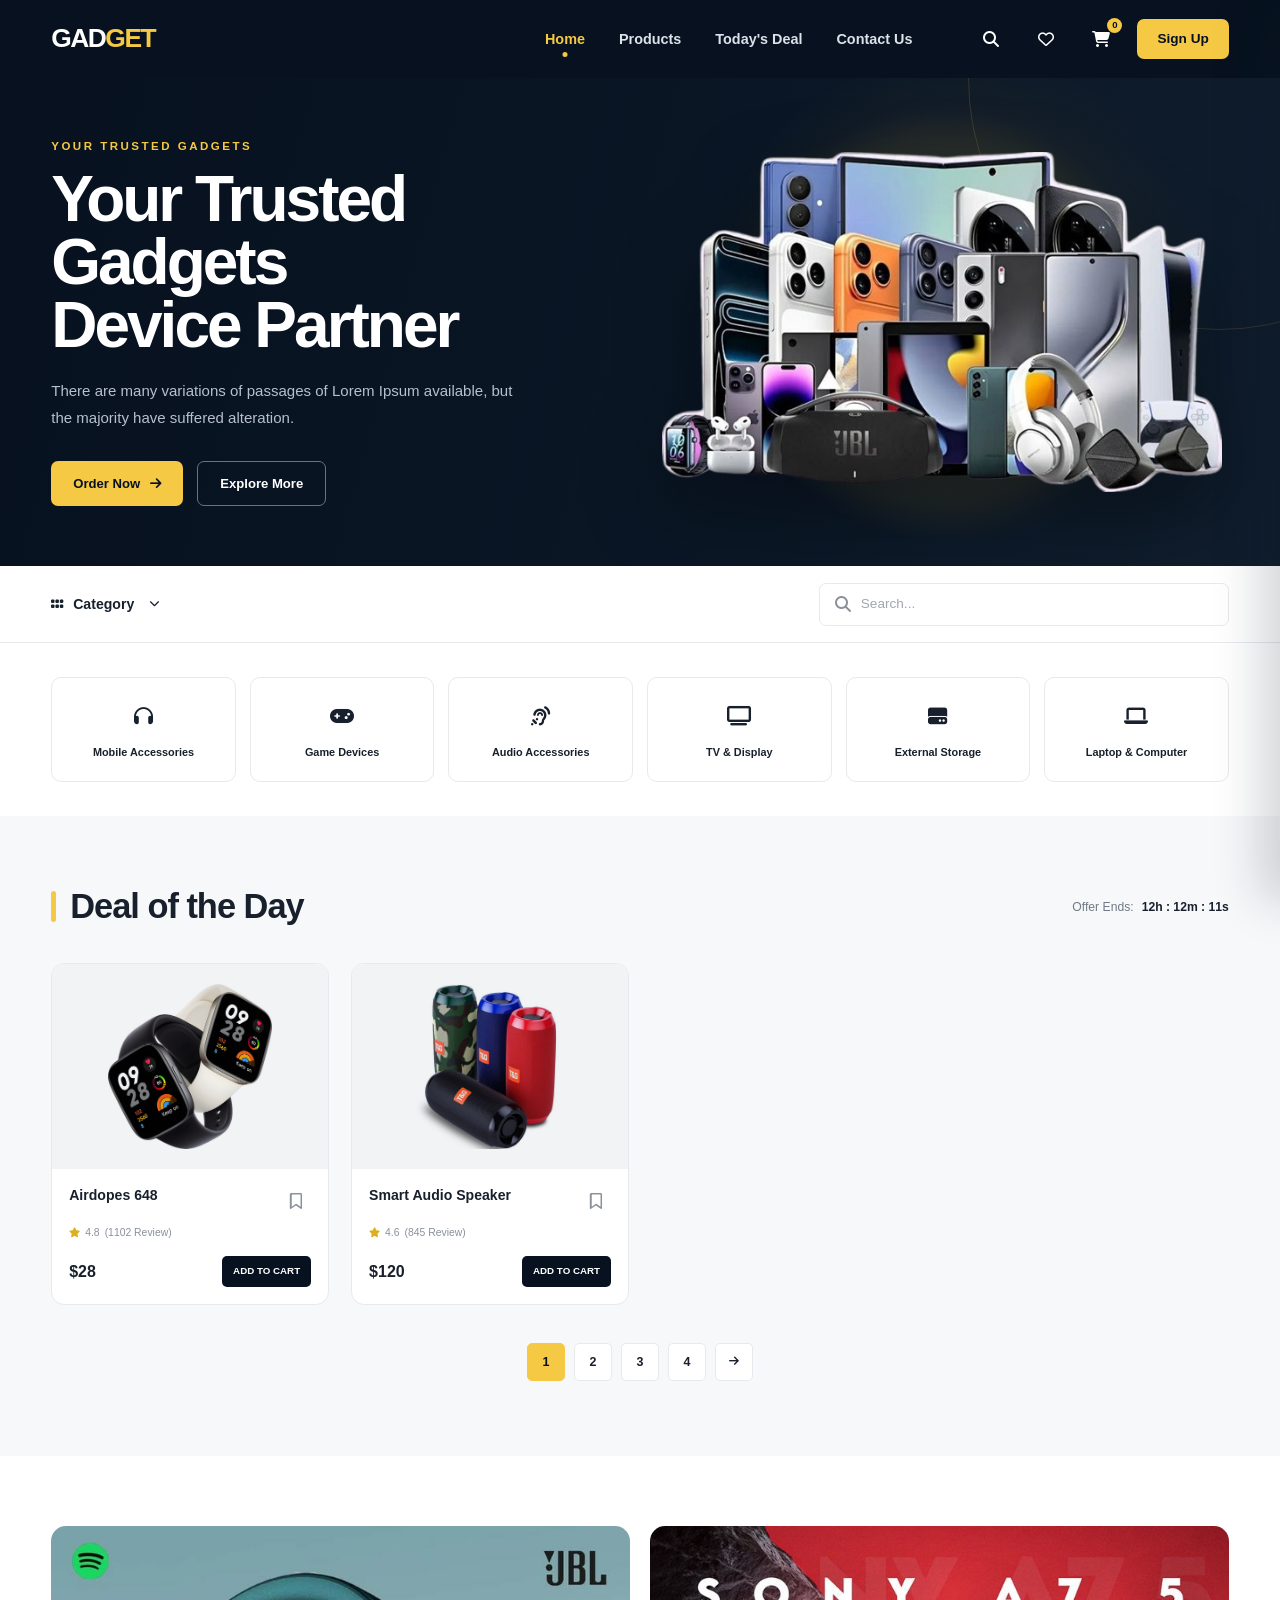
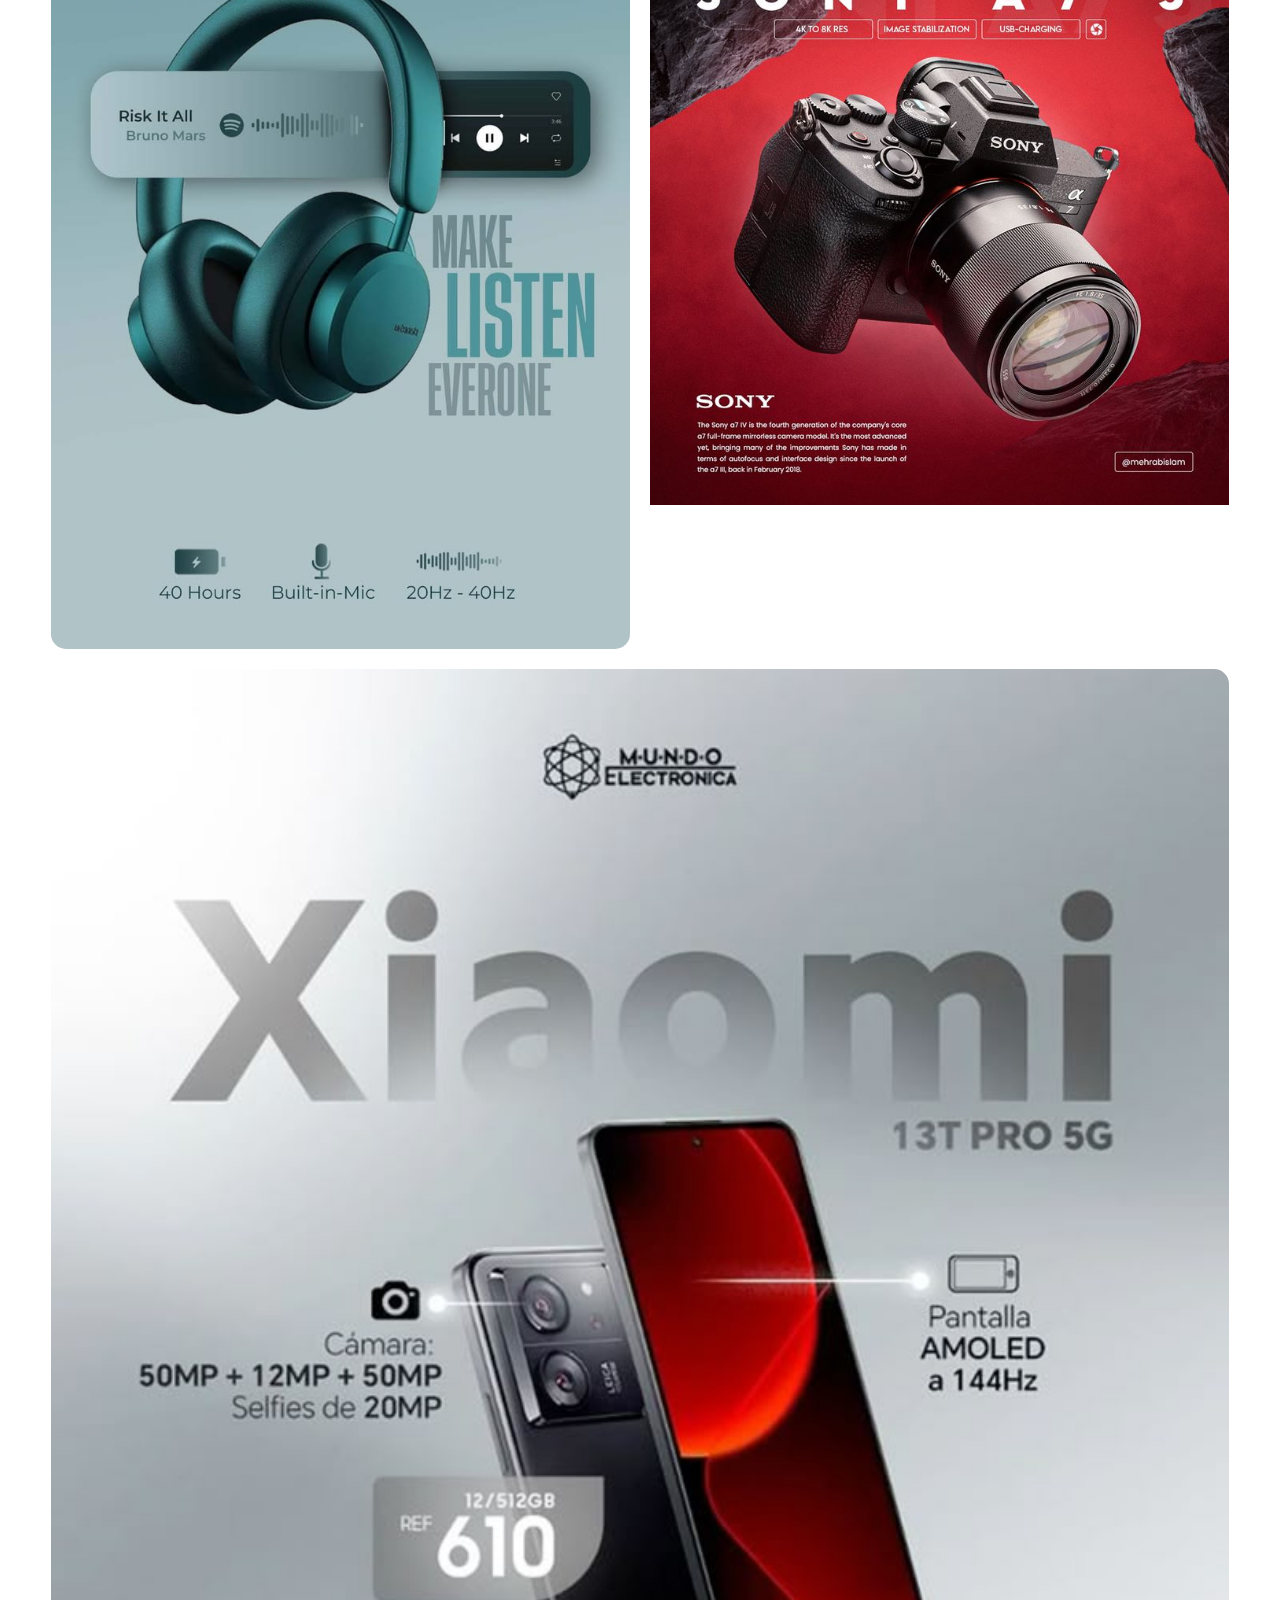
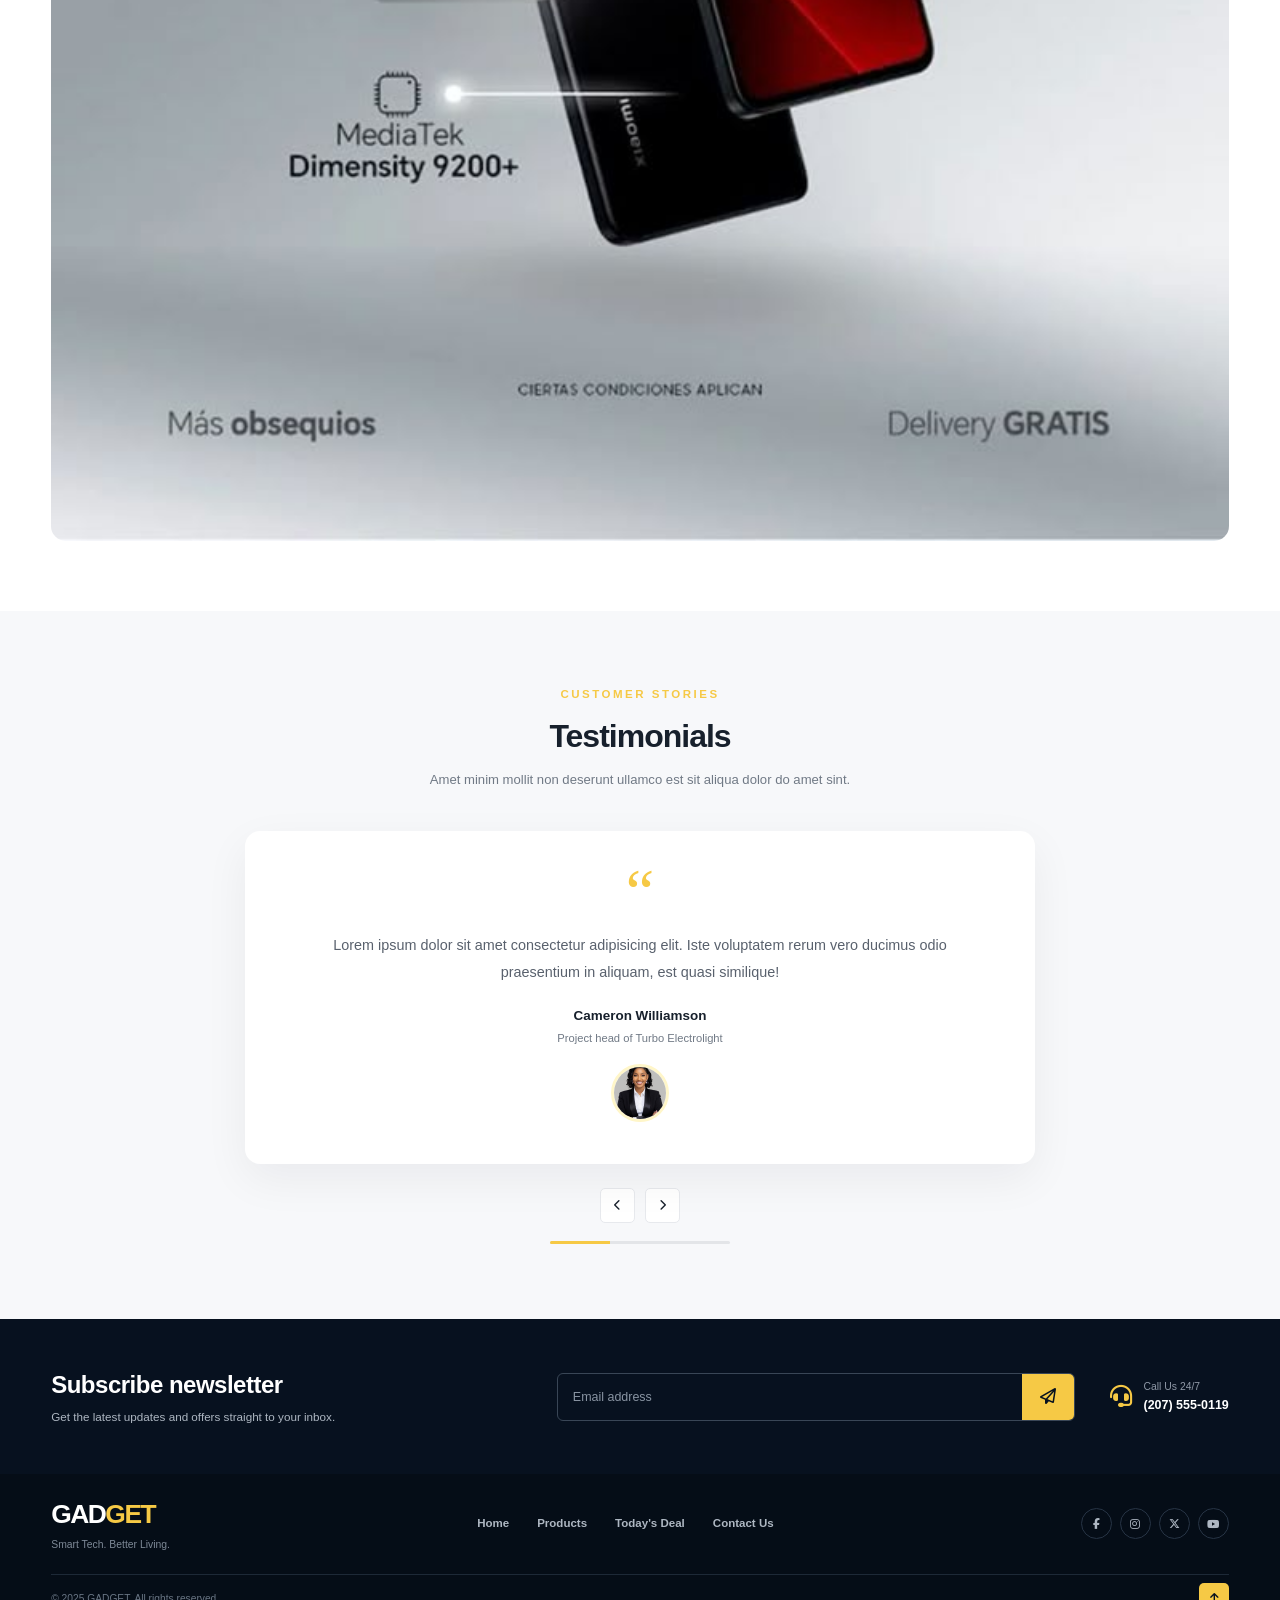
<file: index.html>
<!DOCTYPE html>
<html lang="en">
<head>
    <meta charset="UTF-8">
    <meta name="viewport" content="width=device-width, initial-scale=1.0">
    <title>GADGET | Smart Tech. Better Living.</title>
    <link
        rel="stylesheet"
        href="https://cdnjs.cloudflare.com/ajax/libs/font-awesome/6.7.2/css/all.min.css"
    >
    <link rel="stylesheet" href="gadget.css">
</head>

<body>
    <header class="header">

        <div class="container header-container">

            <a href="#home" class="logo">
                GAD<span>GET</span>
            </a>

            <nav class="navbar" aria-label="Main navigation">
                <ul class="nav-links">
                    <li><a href="#home" class="active">Home</a></li>
                    <li><a href="#products">Products</a></li>
                    <li><a href="#deals">Today's Deal</a></li>
                    <li><a href="#contact">Contact Us</a></li>
                </ul>
            </nav>

            <div class="header-actions">

                <button type="button" id="headerSearchBtn" aria-label="Search">
                    <i class="fa-solid fa-magnifying-glass"></i>
                </button>

                <button type="button" id="wishlistBtn" aria-label="Wishlist">
                    <i class="fa-regular fa-heart"></i>
                </button>

                <button type="button" class="cart-button" id="cartButton" aria-label="Shopping cart">
                    <i class="fa-solid fa-cart-shopping"></i>
                    <span class="cart-count">0</span>
                </button>

                <a href="signup.html" class="signup-btn">Sign Up</a>

                <button type="button" class="menu-toggle" id="menuToggle" aria-label="Open menu">
                    <i class="fa-solid fa-bars"></i>
                </button>

            </div>
        </div>
    </header>


    <main>
        <section class="hero" id="home">

            <div class="container hero-container">

                <div class="hero-content">

                    <p class="eyebrow">YOUR TRUSTED GADGETS</p>

                    <h1>
                        Your Trusted Gadgets
                        <br>
                        device partner
                    </h1>

                    <p class="hero-text">
                        There are many variations of passages of Lorem Ipsum
                        available, but the majority have suffered alteration.
                    </p>

                    <div class="hero-buttons">

                        <a href="#products" class="btn btn-primary">
                            Order Now
                            <i class="fa-solid fa-arrow-right"></i>
                        </a>

                        <a href="#deals" class="btn btn-outline">
                            Explore More
                        </a>

                    </div>

                </div>

                <!-- Hero gadget image -->
                <div class="hero-image">
                    <img
                        src="images/hero-gadgets.png"
                        alt="Collection of modern gadgets including a laptop, smartphone, headphones, smartwatch and game controller"
                    >
                </div>

            </div>
        </section>
        <section class="shop-tools">

            <div class="container shop-tools-container">

                <div class="category-dropdown-wrapper">
                    <button
                        type="button"
                        class="category-trigger"
                        id="categoryTrigger"
                        aria-haspopup="true"
                        aria-expanded="false">
                        <i class="fa-solid fa-grip"></i>
                        <span id="categoryLabel">Category</span>
                        <i class="fa-solid fa-chevron-down"></i>
                    </button>

                    <div class="category-dropdown" id="categoryDropdown" hidden>
                        <button type="button" class="category-option active" data-category="all">All Categories</button>
                        <button type="button" class="category-option" data-category="mobile-accessories">Mobile Accessories</button>
                        <button type="button" class="category-option" data-category="game-devices">Game Devices</button>
                        <button type="button" class="category-option" data-category="audio-accessories">Audio Accessories</button>
                        <button type="button" class="category-option" data-category="tv-display">TV &amp; Display</button>
                        <button type="button" class="category-option" data-category="external-storage">External Storage</button>
                        <button type="button" class="category-option" data-category="laptop-computer">Laptop &amp; Computer</button>
                    </div>
                </div>

                <form class="search-form" id="searchForm" role="search">

                    <label for="search" class="sr-only">
                        Search products
                    </label>

                    <i class="fa-solid fa-magnifying-glass"></i>

                    <input
                        type="search"
                        id="search"
                        name="search"
                        placeholder="Search..."
                    >

                </form>

            </div>
        </section>
        <section class="categories" id="categories">

            <div class="container">

                <div class="category-grid">

                    <a href="#products" class="category-card">
                        <div class="category-icon">
                            <i class="fa-solid fa-headphones"></i>
                        </div>
                        <h3>Mobile Accessories</h3>
                    </a>

                    <a href="#products" class="category-card">
                        <div class="category-icon">
                            <i class="fa-solid fa-gamepad"></i>
                        </div>
                        <h3>Game Devices</h3>
                    </a>

                    <a href="#products" class="category-card">
                        <div class="category-icon">
                            <i class="fa-solid fa-ear-listen"></i>
                        </div>
                        <h3>Audio Accessories</h3>
                    </a>

                    <a href="#products" class="category-card">
                        <div class="category-icon">
                            <i class="fa-solid fa-tv"></i>
                        </div>
                        <h3>TV &amp; Display</h3>
                    </a>

                    <a href="#products" class="category-card">
                        <div class="category-icon">
                            <i class="fa-solid fa-hard-drive"></i>
                        </div>
                        <h3>External Storage</h3>
                    </a>

                    <a href="#products" class="category-card">
                        <div class="category-icon">
                            <i class="fa-solid fa-laptop"></i>
                        </div>
                        <h3>Laptop &amp; Computer</h3>
                    </a>

                </div>
            </div>
        </section>
        <section class="deals" id="deals">

            <div class="container">

                <div class="section-heading">

                    <div class="section-title">

                        <span class="section-accent"></span>

                        <h2 id="products">Deal of the Day</h2>

                        <div class="offer-timer">
                            <span>Offer Ends:</span>
                            <strong id="offerTimer">12h : 12m : 12s</strong>
                        </div>

                    </div>

                </div>

                <div class="product-grid" id="productGrid">

                    <!-- Product 1 -->
                    <article class="product-card" data-page="1" data-category="audio-accessories">
                        <div class="product-image">
                            <img src="images/airpods-648.png.jpg" alt="Airdopes 648">
                        </div>

                        <div class="product-info">
                            <div class="product-name-row">
                                <h3>Airdopes 648</h3>
                                <button type="button" aria-label="Save Airdopes 648">
                                    <i class="fa-regular fa-bookmark"></i>
                                </button>
                            </div>

                            <div class="rating">
                                <i class="fa-solid fa-star"></i>
                                <span>4.8</span>
                                <span>(1102 Review)</span>
                            </div>

                            <div class="product-bottom">
                                <strong class="price">$28</strong>
                                <button type="button" class="add-to-cart">ADD TO CART</button>
                            </div>
                        </div>
                    </article>


                    <!-- Product 2 -->
                    <article class="product-card" data-page="1" data-category="audio-accessories">
                        <div class="product-image">
                            <img src="images/smart-audio-speaker.png.jpg" alt="Smart Audio Speaker">
                        </div>

                        <div class="product-info">
                            <div class="product-name-row">
                                <h3>Smart Audio Speaker</h3>
                                <button type="button" aria-label="Save Smart Audio Speaker">
                                    <i class="fa-regular fa-bookmark"></i>
                                </button>
                            </div>

                            <div class="rating">
                                <i class="fa-solid fa-star"></i>
                                <span>4.6</span>
                                <span>(845 Review)</span>
                            </div>

                            <div class="product-bottom">
                                <strong class="price">$120</strong>
                                <button type="button" class="add-to-cart">ADD TO CART</button>
                            </div>
                        </div>
                    </article>


                    <!-- Product 3 -->
                    <article class="product-card" data-page="2" data-category="tv-display">
                        <div class="product-image">
                            <img src="images/security-camera.jpg" alt="Security Camera CCTV">
                        </div>

                        <div class="product-info">
                            <div class="product-name-row">
                                <h3>Security Camera CCTV</h3>
                                <button type="button" aria-label="Save Security Camera">
                                    <i class="fa-regular fa-bookmark"></i>
                                </button>
                            </div>

                            <div class="rating">
                                <i class="fa-solid fa-star"></i>
                                <span>3.9</span>
                                <span>(1548 Review)</span>
                            </div>

                            <div class="product-bottom">
                                <strong class="price">$150</strong>
                                <button type="button" class="add-to-cart">ADD TO CART</button>
                            </div>
                        </div>
                    </article>


                    <!-- Product 4 -->
                    <article class="product-card" data-page="2" data-category="mobile-accessories">
                        <div class="product-image">
                            <img src="images/air freshner.jpg" alt="Auto Air Freshener">
                        </div>

                        <div class="product-info">
                            <div class="product-name-row">
                                <h3>Auto Air Freshener</h3>
                                <button type="button" aria-label="Save Auto Air Freshener">
                                    <i class="fa-regular fa-bookmark"></i>
                                </button>
                            </div>

                            <div class="rating">
                                <i class="fa-solid fa-star"></i>
                                <span>4.8</span>
                                <span>(1102 Review)</span>
                            </div>

                            <div class="product-bottom">
                                <strong class="price">$40</strong>
                                <button type="button" class="add-to-cart">ADD TO CART</button>
                            </div>
                        </div>
                    </article>


                    <!-- Product 5 -->
                    <article class="product-card" data-page="3" data-category="game-devices">
                        <div class="product-image">
                            <img src="images/drone.jpg" alt="Quadrocopter Drone">
                        </div>

                        <div class="product-info">
                            <div class="product-name-row">
                                <h3>Quadrocopter Drone</h3>
                                <button type="button" aria-label="Save Quadrocopter Drone">
                                    <i class="fa-regular fa-bookmark"></i>
                                </button>
                            </div>

                            <div class="rating">
                                <i class="fa-solid fa-star"></i>
                                <span>4.8</span>
                                <span>(1102 Review)</span>
                            </div>

                            <div class="product-bottom">
                                <strong class="price">$75</strong>
                                <button type="button" class="add-to-cart">ADD TO CART</button>
                            </div>
                        </div>
                    </article>


                    <!-- Product 6 -->
                    <article class="product-card" data-page="3" data-category="mobile-accessories">
                        <div class="product-image">
                            <img src="images/phone.jpg" alt="Prcus PRO Black">
                        </div>

                        <div class="product-info">
                            <div class="product-name-row">
                                <h3>Prcus PRO (Black)</h3>
                                <button type="button" aria-label="Save Prcus PRO">
                                    <i class="fa-regular fa-bookmark"></i>
                                </button>
                            </div>

                            <div class="rating">
                                <i class="fa-solid fa-star"></i>
                                <span>4.6</span>
                                <span>(845 Review)</span>
                            </div>

                            <div class="product-bottom">
                                <strong class="price">$39</strong>
                                <button type="button" class="add-to-cart">ADD TO CART</button>
                            </div>
                        </div>
                    </article>


                    <!-- Product 7 -->
                    <article class="product-card" data-page="4" data-category="game-devices">
                        <div class="product-image">
                            <img src="images/gamepad.png.png" alt="Gamepad AF6">
                        </div>

                        <div class="product-info">
                            <div class="product-name-row">
                                <h3>Gamepad AF6</h3>
                                <button type="button" aria-label="Save Gamepad AF6">
                                    <i class="fa-regular fa-bookmark"></i>
                                </button>
                            </div>

                            <div class="rating">
                                <i class="fa-solid fa-star"></i>
                                <span>3.9</span>
                                <span>(1548 Review)</span>
                            </div>

                            <div class="product-bottom">
                                <strong class="price">$150</strong>
                                <button type="button" class="add-to-cart">ADD TO CART</button>
                            </div>
                        </div>
                    </article>


                    <!-- Product 8 -->
                    <article class="product-card" data-page="4" data-category="laptop-computer">
                        <div class="product-image">
                            <img src="images/laptop.jpg" alt="Logitech G502 Gaming Mouse">
                        </div>

                        <div class="product-info">
                            <div class="product-name-row">
                                <h3>Logitech G502</h3>
                                <button type="button" aria-label="Save Logitech G502">
                                    <i class="fa-regular fa-bookmark"></i>
                                </button>
                            </div>

                            <div class="rating">
                                <i class="fa-solid fa-star"></i>
                                <span>4.8</span>
                                <span>(1102 Review)</span>
                            </div>

                            <div class="product-bottom">
                                <strong class="price">$50</strong>
                                <button type="button" class="add-to-cart">ADD TO CART</button>
                            </div>
                        </div>
                    </article>

                    <p class="no-results" id="noResults" hidden>
                        No products match your search or category.
                    </p>
                </div>

                <nav class="pagination" aria-label="Product pagination">

                    <button
                        type="button"
                        class="page-number active"
                        data-page="1"
                        aria-label="Go to product page 1"
                        aria-current="page">
                        1
                    </button>

                    <button
                        type="button"
                        class="page-number"
                        data-page="2"
                        aria-label="Go to product page 2">
                        2
                    </button>

                    <button
                        type="button"
                        class="page-number"
                        data-page="3"
                        aria-label="Go to product page 3">
                        3
                    </button>

                    <button
                        type="button"
                        class="page-number"
                        data-page="4"
                        aria-label="Go to product page 4">
                        4
                    </button>

                    <button
                        type="button"
                        class="page-number next-page"
                        data-page="next"
                        aria-label="Next product page">
                        <i class="fa-solid fa-arrow-right"></i>
                    </button>

                </nav>

            </div>
        </section>
        <section class="promotions">

            <div class="container">

                <div class="promotion-grid">

                    <a href="#" class="promotion-card">
                        <img
                            src="images/jbl headphone.jpg"
                            alt="New product promotion featuring headphones"
                        >
                    </a>

                    <a href="#" class="promotion-card">
                        <img
                            src="images/Sony A7 5 Camera Banner Design.jpg"
                            alt="Be a pro online training promotion featuring a camera"
                        >
                    </a>

                </div>

                <a href="#" class="wide-promotion">
                    <img
                        src="images/Xiaomi_ The thinnest part is only a little thicker than the Type-C port.jpg"
                        alt="Smartphone controller promotion with 70 percent off"
                    >
                </a>

            </div>
        </section>
        <section class="testimonials">

            <div class="container">

                <div class="section-heading centered">

                    <p class="eyebrow">CUSTOMER STORIES</p>

                    <h2>Testimonials</h2>

                    <p>
                        Amet minim mollit non deserunt ullamco est sit
                        aliqua dolor do amet sint.
                    </p>

                </div>


                <div class="testimonial-content">

                    <div class="quote-mark">
                        &ldquo;
                    </div>

                    <blockquote id="testimonialQuote">
                        Lorem ipsum dolor sit amet consectetur 
                        adipisicing elit. Iste voluptatem rerum vero ducimus 
                        odio praesentium in aliquam, est quasi similique!
                    </blockquote>

                    <div class="testimonial-author">
                        <strong id="testimonialName">Cameron Williamson</strong>
                        <span id="testimonialRole">Project head of Turbo Electrolight</span>
                    </div>

                    <div class="testimonial-image">
                        <img
                            id="testimonialImage"
                            src="images/cameron-williamson.jpg"
                            alt="Cameron Williamson"
                        >
                    </div>

                </div>


                <div class="testimonial-controls">

                    <button type="button" id="prevTestimonial" aria-label="Previous testimonial">
                        <i class="fa-solid fa-chevron-left"></i>
                    </button>

                    <button type="button" id="nextTestimonial" aria-label="Next testimonial">
                        <i class="fa-solid fa-chevron-right"></i>
                    </button>

                </div>


                <div class="testimonial-progress">
                    <span></span>
                </div>

            </div>
        </section>
        <section class="newsletter" id="contact">

            <div class="container newsletter-container">

                <div class="newsletter-heading">
                    <h2>Subscribe newsletter</h2>
                    <p>
                        Get the latest updates and offers straight to your inbox.
                    </p>
                </div>

                <form class="newsletter-form">

                    <label for="email" class="sr-only">
                        Email address
                    </label>

                    <input
                        type="email"
                        id="email"
                        name="email"
                        placeholder="Email address"
                        required
                    >

                    <button type="submit" aria-label="Subscribe">
                        <i class="fa-regular fa-paper-plane"></i>
                    </button>

                </form>

                <div class="customer-service">

                    <i class="fa-solid fa-headset"></i>

                    <div>
                        <span>Call Us 24/7</span>
                        <strong>(207) 555-0119</strong>
                    </div>

                </div>

            </div>
        </section>

    </main>
    <footer class="footer">

        <div class="container footer-container">

            <div class="footer-brand">

                <a href="#home" class="logo">
                    GAD<span>GET</span>
                </a>

                <p>Smart Tech. Better Living.</p>

            </div>


            <nav class="footer-nav" aria-label="Footer navigation">

                <a href="#home">Home</a>

                <a href="#products">Products</a>

                <a href="#deals">Today's Deal</a>

                <a href="#contact">Contact Us</a>

            </nav>


            <div class="footer-socials">

                <a href="#" aria-label="Facebook">
                    <i class="fa-brands fa-facebook-f"></i>
                </a>

                <a href="#" aria-label="Instagram">
                    <i class="fa-brands fa-instagram"></i>
                </a>

                <a href="#" aria-label="X">
                    <i class="fa-brands fa-x-twitter"></i>
                </a>

                <a href="#" aria-label="YouTube">
                    <i class="fa-brands fa-youtube"></i>
                </a>

            </div>

        </div>


        <div class="container footer-bottom">

            <p>
                &copy; 2025 GADGET. All rights reserved.
            </p>

            <button type="button" class="back-to-top" id="backToTop" aria-label="Back to top">
                <i class="fa-solid fa-arrow-up"></i>
            </button>

        </div>

    </footer>

    
    <div class="cart-overlay" id="cartOverlay"></div>

    <aside class="cart-drawer" id="cartDrawer" aria-hidden="true">
        <div class="cart-drawer-header">
            <h3>Your cart</h3>
            <button type="button" id="closeCart" aria-label="Close cart">
                <i class="fa-solid fa-xmark"></i>
            </button>
        </div>

        <div class="cart-items" id="cartItems">
            <p class="cart-empty">Your cart is empty.</p>
        </div>

        <div class="cart-drawer-footer">
            <div class="cart-subtotal">
                <span>Subtotal</span>
                <strong id="cartSubtotal">$0</strong>
            </div>
            <button type="button" class="btn btn-primary cart-checkout" id="checkoutBtn">
                Checkout
            </button>
        </div>
    </aside>

   
    <div class="toast" id="toast"></div>

    <script src="gadget.js" defer></script>
</body>
</html>
</file>
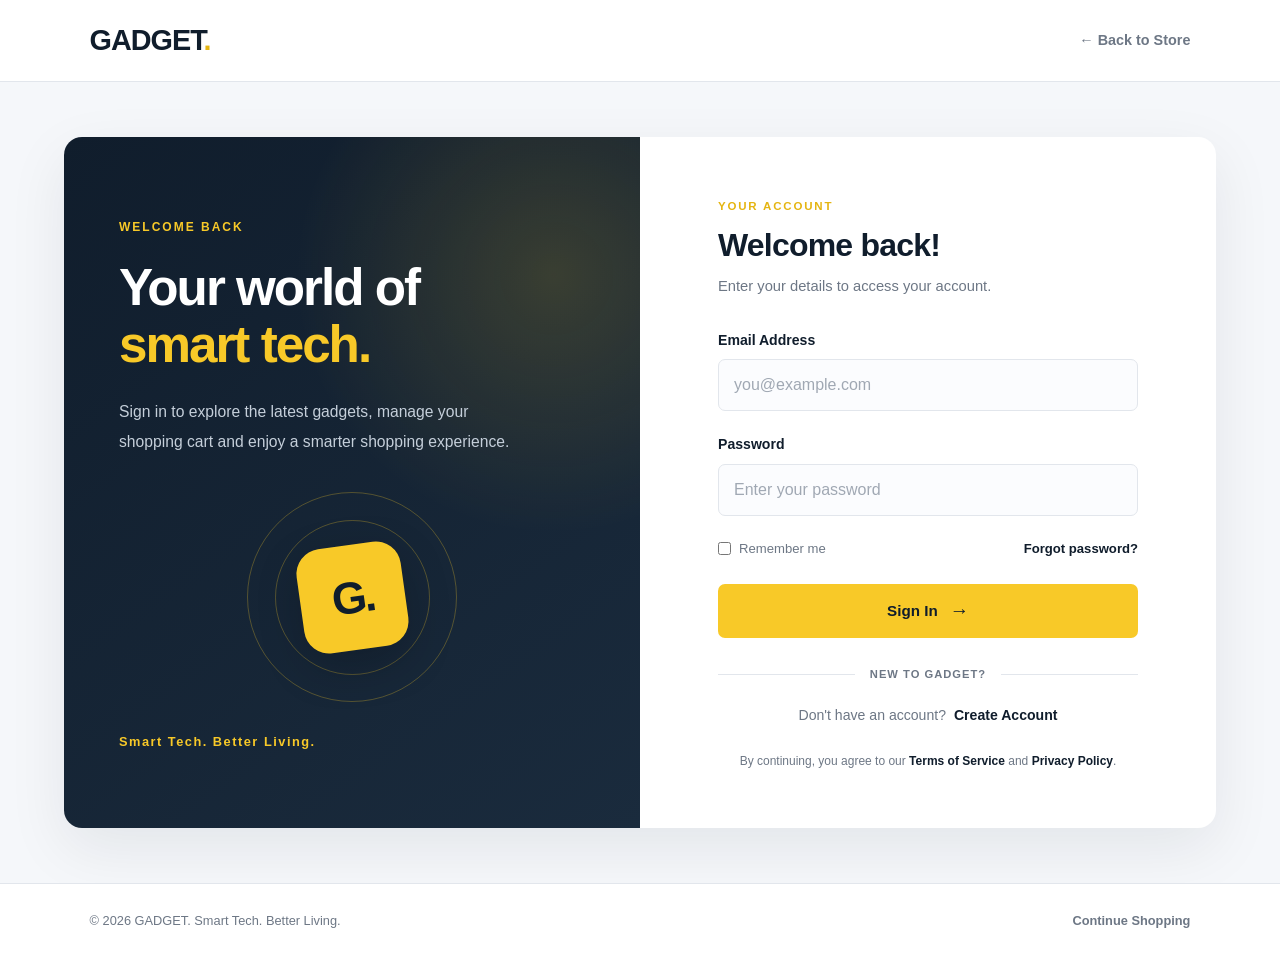
<file: login.html>
<!DOCTYPE html>
<html lang="en">
<head>
    <meta charset="UTF-8">
    <meta name="viewport" content="width=device-width, initial-scale=1.0">

    <title>Login | GADGET</title>
    <link
        rel="stylesheet"
        href="https://cdnjs.cloudflare.com/ajax/libs/font-awesome/6.7.2/css/all.min.css"
    >

    <link rel="stylesheet" href="login&signup.css">
</head>

<body>

    <!-- HEADER -->
    <header class="auth-header">

        <a href="index.html" class="logo">
            GADGET<span>.</span>
        </a>

        <a href="index.html" class="back-home">
            ← Back to Store
        </a>

    </header>


    <!-- LOGIN SECTION -->
    <main class="auth-container">

        <!-- LEFT BRAND SECTION -->
        <section class="auth-visual">

            <div class="visual-content">

                <span class="eyebrow">
                    WELCOME BACK
                </span>

                <h1>
                    Your world of
                    <span>smart tech.</span>
                </h1>

                <p>
                    Sign in to explore the latest gadgets,
                    manage your shopping cart and enjoy
                    a smarter shopping experience.
                </p>

                <div class="visual-decoration">
                    <div class="circle circle-one"></div>
                    <div class="circle circle-two"></div>

                    <div class="tech-symbol">G.</div>
                </div>

                <p class="visual-tagline">
                    Smart Tech. Better Living.
                </p>

            </div>

        </section>


        <!-- LOGIN FORM -->
        <section class="auth-form-section">

            <div class="auth-card">

                <div class="form-heading">

                    <span class="form-label">
                        YOUR ACCOUNT
                    </span>

                    <h2>Welcome back!</h2>

                    <p>
                        Enter your details to access your account.
                    </p>

                </div>


                <form action="#" method="post">

                    <div class="form-group">

                        <label for="email">
                            Email Address
                        </label>

                        <input
                            type="email"
                            id="email"
                            name="email"
                            placeholder="you@example.com"
                            autocomplete="email"
                            required
                        >

                    </div>


                    <div class="form-group">

                        <label for="password">
                            Password
                        </label>

                        <input
                            type="password"
                            id="password"
                            name="password"
                            placeholder="Enter your password"
                            autocomplete="current-password"
                            required
                        >

                    </div>


                    <div class="form-options">

                        <label class="remember-me">
                            <input type="checkbox" name="remember">
                            <span>Remember me</span>
                        </label>

                        <a href="#" class="text-link">
                            Forgot password?
                        </a>

                    </div>


                    <button type="submit" class="auth-button">
                        Sign In <span>→</span>
                    </button>

                </form>


                <div class="form-divider">
                    <span>NEW TO GADGET?</span>
                </div>


                <p class="switch-auth">
                    Don't have an account?
                    <a href="signup.html">Create Account</a>
                </p>


                <p class="terms-note">
                    By continuing, you agree to our
                    <a href="#">Terms of Service</a>
                    and
                    <a href="#">Privacy Policy</a>.
                </p>

            </div>

        </section>

    </main>


    <!-- FOOTER -->
    <footer class="auth-footer">

        <p>
            © 2026 GADGET. Smart Tech. Better Living.
        </p>

        <a href="index.html">Continue Shopping</a>

    </footer>

</body>
</html>
</file>
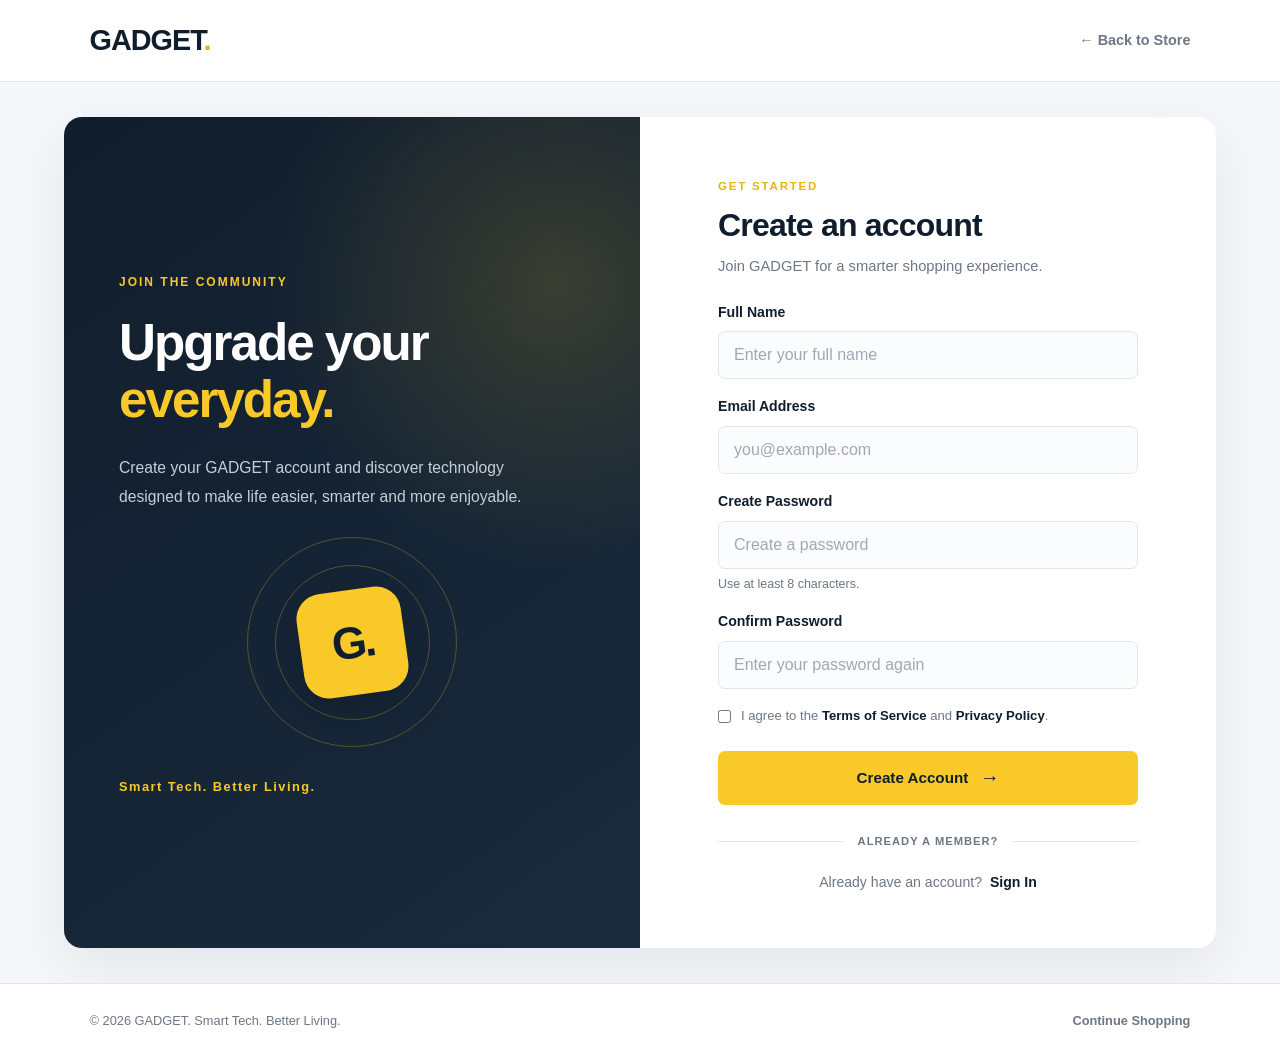
<file: signup.html>
<!DOCTYPE html>
<html lang="en">
<head>
    <meta charset="UTF-8">
    <meta name="viewport" content="width=device-width, initial-scale=1.0">

    <title>Create Account | GADGET</title>
    <link
        rel="stylesheet"
        href="https://cdnjs.cloudflare.com/ajax/libs/font-awesome/6.7.2/css/all.min.css"
    >

    <link rel="stylesheet" href="login&signup.css">
</head>

<body>

    <!-- HEADER -->
    <header class="auth-header">

        <a href="index.html" class="logo">
            GADGET<span>.</span>
        </a>

        <a href="index.html" class="back-home">
            ← Back to Store
        </a>

    </header>


    <!-- SIGNUP SECTION -->
    <main class="auth-container signup-container">

        <!-- LEFT BRAND SECTION -->
        <section class="auth-visual">

            <div class="visual-content">

                <span class="eyebrow">
                    JOIN THE COMMUNITY
                </span>

                <h1>
                    Upgrade your
                    <span>everyday.</span>
                </h1>

                <p>
                    Create your GADGET account and discover
                    technology designed to make life easier,
                    smarter and more enjoyable.
                </p>

                <div class="visual-decoration">
                    <div class="circle circle-one"></div>
                    <div class="circle circle-two"></div>

                    <div class="tech-symbol">G.</div>
                </div>

                <p class="visual-tagline">
                    Smart Tech. Better Living.
                </p>

            </div>

        </section>


        <!-- SIGNUP FORM -->
        <section class="auth-form-section">

            <div class="auth-card signup-card">

                <div class="form-heading">

                    <span class="form-label">
                        GET STARTED
                    </span>

                    <h2>Create an account</h2>

                    <p>
                        Join GADGET for a smarter shopping experience.
                    </p>

                </div>


                <form action="#" method="post">

                    <div class="form-group">

                        <label for="fullname">
                            Full Name
                        </label>

                        <input
                            type="text"
                            id="fullname"
                            name="fullname"
                            placeholder="Enter your full name"
                            autocomplete="name"
                            required
                        >

                    </div>


                    <div class="form-group">

                        <label for="email">
                            Email Address
                        </label>

                        <input
                            type="email"
                            id="email"
                            name="email"
                            placeholder="you@example.com"
                            autocomplete="email"
                            required
                        >

                    </div>


                    <div class="form-group">

                        <label for="password">
                            Create Password
                        </label>

                        <input
                            type="password"
                            id="password"
                            name="password"
                            placeholder="Create a password"
                            autocomplete="new-password"
                            minlength="8"
                            required
                        >

                        <small>
                            Use at least 8 characters.
                        </small>

                    </div>


                    <div class="form-group">

                        <label for="confirm-password">
                            Confirm Password
                        </label>

                        <input
                            type="password"
                            id="confirm-password"
                            name="confirm-password"
                            placeholder="Enter your password again"
                            autocomplete="new-password"
                            minlength="8"
                            required
                        >

                    </div>


                    <label class="terms-checkbox">

                        <input type="checkbox" required>

                        <span>
                            I agree to the
                            <a href="#">Terms of Service</a>
                            and
                            <a href="#">Privacy Policy</a>.
                        </span>

                    </label>


                    <button type="submit" class="auth-button">
                        Create Account <span>→</span>
                    </button>

                </form>


                <div class="form-divider">
                    <span>ALREADY A MEMBER?</span>
                </div>


                <p class="switch-auth">
                    Already have an account?
                    <a href="login.html">Sign In</a>
                </p>

            </div>

        </section>

    </main>


    <!-- FOOTER -->
    <footer class="auth-footer">

        <p>
            © 2026 GADGET. Smart Tech. Better Living.
        </p>

        <a href="index.html">Continue Shopping</a>

    </footer>

</body>
</html>
</file>
<file: gadget.css>
* {
    margin: 0;
    padding: 0;
    box-sizing: border-box;
}

:root {
    --dark: #07111f;
    --dark-soft: #0d1a2b;
    --yellow: #f6c945;
    --yellow-dark: #dcae20;
    --white: #ffffff;
    --text: #17202c;
    --muted: #707985;
    --light: #f7f8fa;
    --border: #e7e9ed;
    --card: #ffffff;
    --radius: 18px;
    --container: 1180px;
    --transition: 0.3s ease;
}

html {
    scroll-behavior: smooth;
}

body {
    font-family: "Inter", "Segoe UI", Arial, sans-serif;
    background: var(--white);
    color: var(--text);
    line-height: 1.5;
    overflow-x: hidden;
}

a {
    color: inherit;
    text-decoration: none;
}

button,
input {
    font: inherit;
}

button {
    border: 0;
    cursor: pointer;
}

img {
    display: block;
    width: 100%;
    max-width: 100%;
}

ul {
    list-style: none;
}

.container {
    width: min(92%, var(--container));
    margin-inline: auto;
}

.sr-only {
    position: absolute;
    width: 1px;
    height: 1px;
    padding: 0;
    margin: -1px;
    overflow: hidden;
    clip: rect(0, 0, 0, 0);
    white-space: nowrap;
    border: 0;
}

.header {
    position: relative;
    z-index: 1000;
    background: var(--dark);
    color: var(--white);
}

.header-container {
    min-height: 78px;
    display: flex;
    align-items: center;
    justify-content: space-between;
    gap: 30px;
}

.logo {
    font-size: 1.65rem;
    font-weight: 900;
    letter-spacing: -1.5px;
}

.logo span {
    color: var(--yellow);
}

.navbar {
    margin-left: auto;
}

.nav-links {
    display: flex;
    align-items: center;
    gap: 34px;
}

.nav-links a {
    position: relative;
    font-size: 0.9rem;
    font-weight: 600;
    color: #dce2ea;
    transition: var(--transition);
}

.nav-links a:hover,
.nav-links a.active {
    color: var(--yellow);
}

.nav-links a.active::after {
    content: "";
    position: absolute;
    left: 50%;
    bottom: -10px;
    width: 5px;
    height: 5px;
    border-radius: 50%;
    background: var(--yellow);
    transform: translateX(-50%);
}

.header-actions {
    display: flex;
    align-items: center;
    gap: 17px;
    margin-left: 30px;
}

.header-actions button {
    position: relative;
    width: 38px;
    height: 38px;
    display: grid;
    place-items: center;
    color: var(--white);
    background: transparent;
    transition: var(--transition);
}

.header-actions button:hover {
    color: var(--yellow);
}

.cart-count {
    position: absolute;
    top: -2px;
    right: -2px;
    min-width: 15px;
    height: 15px;
    display: grid;
    place-items: center;
    padding: 0 3px;
    border-radius: 50%;
    background: var(--yellow);
    color: var(--dark);
    font-size: 0.6rem;
    font-weight: 800;
}

.signup-btn {
    padding: 10px 20px;
    border-radius: 7px;
    background: var(--yellow);
    color: var(--dark);
    font-size: 0.85rem;
    font-weight: 800;
    transition: var(--transition);
}

.signup-btn:hover {
    background: var(--white);
    transform: translateY(-2px);
}

.menu-toggle {
    display: none !important;
}


.hero {
    position: relative;
    min-height: 485px;
    overflow: hidden;
    background:
        radial-gradient(circle at 75% 45%, rgba(246, 201, 69, 0.12), transparent 25%),
        linear-gradient(105deg, #07111f 0%, #0b1726 62%, #101e2e 100%);
    color: var(--white);
}

.hero::before {
    content: "";
    position: absolute;
    width: 500px;
    height: 500px;
    right: -190px;
    top: -250px;
    border: 1px solid rgba(246, 201, 69, 0.15);
    border-radius: 50%;
}

.hero-container {
    min-height: 485px;
    display: grid;
    grid-template-columns: 1fr 1fr;
    align-items: center;
    gap: 30px;
}

.hero-content {
    position: relative;
    z-index: 2;
    padding-block: 60px;
}

.eyebrow {
    margin-bottom: 13px;
    color: var(--yellow);
    font-size: 0.72rem;
    font-weight: 800;
    letter-spacing: 2.5px;
    text-transform: uppercase;
}

.hero h1 {
    max-width: 580px;
    font-size: clamp(2.7rem, 5vw, 4.7rem);
    line-height: 0.98;
    letter-spacing: -3px;
    font-weight: 900;
    text-transform: capitalize;
}

.hero-text {
    max-width: 470px;
    margin-top: 22px;
    color: #b7c0cc;
    font-size: 0.94rem;
    line-height: 1.75;
}

.hero-buttons {
    display: flex;
    align-items: center;
    gap: 14px;
    margin-top: 30px;
}

.btn {
    min-height: 45px;
    display: inline-flex;
    align-items: center;
    justify-content: center;
    gap: 10px;
    padding: 0 22px;
    border-radius: 7px;
    font-size: 0.82rem;
    font-weight: 800;
    transition: var(--transition);
}

.btn-primary {
    background: var(--yellow);
    color: var(--dark);
}

.btn-primary:hover {
    background: var(--white);
    transform: translateY(-2px);
}

.btn-outline {
    border: 1px solid #667383;
    color: var(--white);
}

.btn-outline:hover {
    border-color: var(--yellow);
    color: var(--yellow);
}

.hero-image {
    position: relative;
    height: 100%;
    display: flex;
    align-items: center;
    justify-content: center;
}

.hero-image::after {
    content: "";
    position: absolute;
    width: 390px;
    height: 390px;
    border-radius: 50%;
    background: rgba(246, 201, 69, 0.08);
    filter: blur(15px);
}

.hero-image img {
    position: relative;
    z-index: 2;
    width: min(100%, 560px);
    object-fit: contain;
    filter: drop-shadow(0 30px 40px rgba(0, 0, 0, 0.38));
}

.shop-tools {
    background: var(--white);
    border-bottom: 1px solid var(--border);
}

.shop-tools-container {
    min-height: 76px;
    display: flex;
    align-items: center;
    gap: 25px;
}

.category-trigger {
    display: flex;
    align-items: center;
    gap: 10px;
    color: var(--text);
    background: transparent;
    font-size: 0.88rem;
    font-weight: 700;
}

.category-trigger i:last-child {
    margin-left: 5px;
    font-size: 0.65rem;
}

.search-form {
    width: min(100%, 410px);
    height: 43px;
    margin-left: auto;
    display: flex;
    align-items: center;
    gap: 10px;
    padding: 0 15px;
    border: 1px solid var(--border);
    border-radius: 7px;
    color: #8a919b;
}

.search-form input {
    width: 100%;
    border: 0;
    outline: 0;
    color: var(--text);
    background: transparent;
    font-size: 0.85rem;
}

.search-form input::placeholder {
    color: #a2a8b0;
}


.categories {
    padding: 34px 0;
    background: var(--white);
}

.category-grid {
    display: grid;
    grid-template-columns: repeat(6, 1fr);
    gap: 14px;
}

.category-card {
    min-height: 105px;
    display: flex;
    flex-direction: column;
    align-items: center;
    justify-content: center;
    gap: 10px;
    padding: 15px 8px;
    border: 1px solid var(--border);
    border-radius: 10px;
    background: var(--white);
    text-align: center;
    transition: var(--transition);
}

.category-card:hover{
    border-color: var(--yellow);
    background: #fffdf4;
    transform: translateY(-4px);
    box-shadow: 0 12px 30px rgba(17, 27, 39, 0.07);
}

.category-icon {
    width: 35px;
    height: 35px;
    display: grid;
    place-items: center;
    color: var(--text);
    font-size: 1.2rem;
}

.category-card h3 {
    font-size: 0.68rem;
    font-weight: 700;
}


.deals {
    padding: 65px 0 75px;
    background: var(--light);
}

.section-heading {
    margin-bottom: 30px;
}

.section-title {
    display: flex;
    align-items: center;
    gap: 14px;
}

.section-accent {
    width: 5px;
    height: 31px;
    border-radius: 5px;
    background: var(--yellow);
}

.section-title h2 {
    font-size: clamp(1.65rem, 3vw, 2.15rem);
    letter-spacing: -1px;
}

.offer-timer {
    margin-left: auto;
    display: flex;
    align-items: center;
    gap: 8px;
    color: var(--muted);
    font-size: 0.76rem;
}

.offer-timer strong {
    color: var(--text);
    font-weight: 800;
}

.product-grid {
    display: grid;
    grid-template-columns: repeat(4, 1fr);
    gap: 22px;
}

.product-card {
    overflow: hidden;
    border: 1px solid var(--border);
    border-radius: 13px;
    background: var(--card);
    transition: var(--transition);
}

.product-card:hover {
    transform: translateY(-5px);
    box-shadow: 0 18px 35px rgba(9, 19, 32, 0.09);
}

.product-image {
    position: relative;
    height: 205px;
    display: flex;
    align-items: center;
    justify-content: center;
    padding: 20px;
    background: #f1f3f5;
}

.product-image img {
    width: 100%;
    height: 100%;
    object-fit: contain;
    mix-blend-mode: multiply;
}

.product-info {
    padding: 17px;
}

.product-name-row {
    display: flex;
    align-items: flex-start;
    justify-content: space-between;
    gap: 10px;
}

.product-name-row h3 {
    font-size: 0.88rem;
    line-height: 1.3;
}

.product-name-row button {
    width: 30px;
    height: 30px;
    flex-shrink: 0;
    display: grid;
    place-items: center;
    border-radius: 50%;
    color: #8a919b;
    background: transparent;
    transition: var(--transition);
}

.product-name-row button:hover {
    color: var(--yellow-dark);
    background: #fff8d9;
}

.rating {
    display: flex;
    align-items: center;
    gap: 5px;
    margin-top: 9px;
    color: #8a919b;
    font-size: 0.65rem;
}

.rating i {
    color: var(--yellow-dark);
    font-size: 0.62rem;
}

.product-bottom {
    margin-top: 16px;
    display: flex;
    align-items: center;
    justify-content: space-between;
    gap: 10px;
}

.price {
    font-size: 1rem;
    font-weight: 900;
}

.add-to-cart {
    padding: 8px 11px;
    border-radius: 5px;
    background: var(--dark);
    color: var(--white);
    font-size: 0.61rem;
    font-weight: 800;
    transition: var(--transition);
}

.add-to-cart:hover {
    background: var(--yellow);
    color: var(--dark);
}

.pagination {
    margin-top: 38px;
    display: flex;
    justify-content: center;
    align-items: center;
    gap: 9px;
}

.page-number {
    width: 38px;
    height: 38px;
    display: grid;
    place-items: center;
    border: 1px solid var(--border);
    border-radius: 5px;
    background: var(--white);
    color: var(--text);
    font-size: 0.78rem;
    font-weight: 700;
    transition: var(--transition);
}

.page-number:hover,
.page-number.active {
    border-color: var(--yellow);
    background: var(--yellow);
    color: var(--dark);
}

.next-page {
    font-size: 0.7rem;
}

.promotions {
    padding: 70px 0;
    background: var(--white);
}

.promotion-grid {
    display: grid;
    grid-template-columns: 1fr 1fr;
    gap: 20px;
}

.promotion-card,
.wide-promotion {
    display: block;
    overflow: hidden;
    border-radius: 15px;
}

.promotion-card img,
.wide-promotion img {
    width: 100%;
    height: auto;
    transition: transform 0.5s ease;
}

.promotion-card:hover img,
.wide-promotion:hover img {
    transform: scale(1.025);
}

.wide-promotion {
    margin-top: 20px;
}

.testimonials {
    padding: 75px 0;
    background: var(--light);
}

.centered {
    text-align: center;
}

.centered .eyebrow {
    margin-bottom: 8px;
}

.centered h2 {
    font-size: 2rem;
    letter-spacing: -1px;
}

.centered > p:last-child {
    max-width: 470px;
    margin: 10px auto 0;
    color: var(--muted);
    font-size: 0.82rem;
}

.testimonial-content {
    position: relative;
    max-width: 790px;
    margin: 42px auto 0;
    padding: 42px 70px;
    border-radius: 15px;
    background: var(--white);
    text-align: center;
    box-shadow: 0 15px 45px rgba(13, 25, 40, 0.06);
}

.quote-mark {
    color: var(--yellow);
    font-size: 4rem;
    font-family: Georgia, serif;
    line-height: 0.6;
}

.testimonial-content blockquote {
    margin: 20px auto;
    color: #59616d;
    font-size: 0.9rem;
    line-height: 1.9;
}

.testimonial-author {
    display: flex;
    flex-direction: column;
    gap: 3px;
}

.testimonial-author strong {
    font-size: 0.84rem;
}

.testimonial-author span {
    color: var(--muted);
    font-size: 0.7rem;
}

.testimonial-image {
    width: 58px;
    height: 58px;
    margin: 18px auto 0;
    overflow: hidden;
    border: 3px solid #fff6c9;
    border-radius: 50%;
}

.testimonial-image img {
    width: 100%;
    height: 100%;
    object-fit: cover;
}

.testimonial-controls {
    margin-top: 24px;
    display: flex;
    justify-content: center;
    gap: 10px;
}

.testimonial-controls button {
    width: 35px;
    height: 35px;
    display: grid;
    place-items: center;
    border: 1px solid var(--border);
    border-radius: 5px;
    background: var(--white);
    color: var(--text);
    font-size: 0.7rem;
    transition: var(--transition);
}

.testimonial-controls button:hover {
    border-color: var(--yellow);
    background: var(--yellow);
}

.testimonial-progress {
    width: 100%;
    max-width: 180px;
    height: 3px;
    margin: 18px auto 0;
    overflow: hidden;
    border-radius: 5px;
    background: #e3e5e8;
}

.testimonial-progress span {
    display: block;
    width: 35%;
    height: 100%;
    background: var(--yellow);
}

.newsletter {
    padding: 48px 0;
    background: var(--dark);
    color: var(--white);
}

.newsletter-container {
    display: grid;
    grid-template-columns: 1fr 1.1fr auto;
    align-items: center;
    gap: 35px;
}

.newsletter-heading h2 {
    font-size: 1.5rem;
    letter-spacing: -0.5px;
}

.newsletter-heading p {
    margin-top: 5px;
    color: #aeb7c2;
    font-size: 0.73rem;
}

.newsletter-form {
    height: 48px;
    display: flex;
    align-items: center;
    border: 1px solid #394656;
    border-radius: 6px;
    overflow: hidden;
}

.newsletter-form input {
    min-width: 0;
    flex: 1;
    height: 100%;
    padding: 0 15px;
    border: 0;
    outline: 0;
    background: transparent;
    color: var(--white);
    font-size: 0.78rem;
}

.newsletter-form input::placeholder {
    color: #8994a2;
}

.newsletter-form button {
    width: 52px;
    height: 100%;
    background: var(--yellow);
    color: var(--dark);
    transition: var(--transition);
}

.newsletter-form button:hover {
    background: var(--white);
}

.customer-service {
    display: flex;
    align-items: center;
    gap: 12px;
    white-space: nowrap;
}

.customer-service > i {
    color: var(--yellow);
    font-size: 1.4rem;
}

.customer-service div {
    display: flex;
    flex-direction: column;
}

.customer-service span {
    color: #8f99a7;
    font-size: 0.65rem;
}

.customer-service strong {
    margin-top: 2px;
    font-size: 0.78rem;
}

.footer {
    background: #050d17;
    color: var(--white);
}

.footer-container {
    min-height: 100px;
    display: flex;
    align-items: center;
    justify-content: space-between;
    gap: 30px;
}

.footer-brand p {
    margin-top: 3px;
    color: #7e8997;
    font-size: 0.65rem;
}

.footer-nav {
    display: flex;
    align-items: center;
    gap: 28px;
}

.footer-nav a {
    color: #aeb7c2;
    font-size: 0.72rem;
    font-weight: 600;
    transition: var(--transition);
}

.footer-nav a:hover {
    color: var(--yellow);
}

.footer-socials {
    display: flex;
    align-items: center;
    gap: 8px;
}

.footer-socials a {
    width: 31px;
    height: 31px;
    display: grid;
    place-items: center;
    border: 1px solid #273445;
    border-radius: 50%;
    color: #aeb7c2;
    font-size: 0.68rem;
    transition: var(--transition);
}

.footer-socials a:hover {
    border-color: var(--yellow);
    background: var(--yellow);
    color: var(--dark);
}

.footer-bottom {
    min-height: 48px;
    display: flex;
    align-items: center;
    justify-content: space-between;
    border-top: 1px solid #1d2937;
    color: #697584;
    font-size: 0.64rem;
}

.back-to-top {
    width: 30px;
    height: 30px;
    display: grid;
    place-items: center;
    border-radius: 5px;
    background: var(--yellow);
    color: var(--dark);
    font-size: 0.7rem;
}

@media (max-width: 1000px) {

    .nav-links {
        gap: 20px;
    }

    .header-actions {
        gap: 8px;
        margin-left: 15px;
    }

    .category-grid {
        grid-template-columns: repeat(3, 1fr);
    }

    .product-grid {
        grid-template-columns: repeat(2, 1fr);
    }

    .newsletter-container {
        grid-template-columns: 1fr 1fr;
    }

    .customer-service {
        grid-column: 1 / -1;
    }
}

@media (max-width: 700px) {

    .header-container {
        min-height: 68px;
    }

    .navbar {
        position: absolute;
        top: 68px;
        left: 0;
        width: 100%;
        display: none;
        padding: 20px 4%;
        background: var(--dark);
        border-top: 1px solid #1b2a3b;
    }

    .navbar.show {
        display: block;
    }

    .nav-links {
        flex-direction: column;
        align-items: flex-start;
        gap: 18px;
    }

    .nav-links a.active::after {
        display: none;
    }

    .header-actions {
        margin-left: auto;
    }

    .header-actions > button:nth-child(1),
    .header-actions > button:nth-child(2) {
        display: none;
    }

    .signup-btn {
        padding: 8px 13px;
        font-size: 0.72rem;
    }

    .menu-toggle {
        display: grid !important;
    }

    .hero {
        min-height: auto;
    }

    .hero-container {
        min-height: auto;
        grid-template-columns: 1fr;
    }

    .hero-content {
        padding: 55px 0 20px;
    }

    .hero h1 {
        font-size: clamp(2.4rem, 12vw, 3.5rem);
        letter-spacing: -2px;
    }

    .hero-text {
        font-size: 0.84rem;
    }

    .hero-image {
        min-height: 270px;
    }

    .hero-image img {
        max-width: 420px;
    }

    .shop-tools-container {
        min-height: auto;
        padding-block: 18px;
        flex-direction: column;
        align-items: stretch;
    }

    .search-form {
        width: 100%;
        margin-left: 0;
    }

    .category-grid {
        grid-template-columns: repeat(2, 1fr);
    }

    .deals,
    .promotions,
    .testimonials {
        padding-block: 50px;
    }

    .section-title {
        flex-wrap: wrap;
    }

    .offer-timer {
        width: 100%;
        margin-left: 19px;
        margin-top: 2px;
    }

    .product-grid {
        grid-template-columns: 1fr;
    }

    .product-image {
        height: 230px;
    }

    .promotion-grid {
        grid-template-columns: 1fr;
    }

    .testimonial-content {
        padding: 35px 22px;
    }

    .newsletter-container {
        grid-template-columns: 1fr;
        gap: 22px;
    }

    .customer-service {
        grid-column: auto;
    }

    .footer-container {
        padding-block: 30px;
        flex-direction: column;
        text-align: center;
    }

    .footer-nav {
        flex-wrap: wrap;
        justify-content: center;
        gap: 15px 22px;
    }

    .footer-bottom {
        padding-block: 15px;
    }
}

@media (max-width: 430px) {

    .logo {
        font-size: 1.4rem;
    }

    .header-actions {
        gap: 3px;
    }

    .signup-btn {
        display: none;
    }

    .hero-buttons {
        flex-direction: column;
        align-items: stretch;
    }

    .btn {
        width: 100%;
    }

    .category-card {
        min-height: 95px;
    }

    .product-image {
        height: 210px;
    }

    .pagination {
        gap: 6px;
    }

    .page-number {
        width: 35px;
        height: 35px;
    }
}


/* ============================================
   JavaScript-driven components
   Added to support cart, category filter,
   search, and testimonial functionality.
   Uses the same tokens defined in :root above.
   ============================================ */

/* --- Category dropdown --- */
.category-dropdown-wrapper {
    position: relative;
}

.category-dropdown[hidden] {
    display: none;
}

.category-dropdown {
    position: absolute;
    top: calc(100% + 10px);
    left: 0;
    z-index: 60;
    min-width: 210px;
    display: flex;
    flex-direction: column;
    gap: 2px;
    padding: 8px;
    background: var(--card);
    border: 1px solid var(--border);
    border-radius: 12px;
    box-shadow: 0 15px 45px rgba(13, 25, 40, 0.1);
}

.category-option {
    width: 100%;
    padding: 9px 10px;
    border-radius: 7px;
    background: transparent;
    color: var(--text);
    font-size: 0.82rem;
    font-weight: 600;
    text-align: left;
    transition: var(--transition);
}

.category-option:hover {
    background: var(--light);
}

.category-option.active {
    background: var(--yellow);
    color: var(--dark);
}

/* --- No results message --- */
.no-results {
    grid-column: 1 / -1;
    padding: 40px 0;
    color: var(--muted);
    font-size: 0.9rem;
    text-align: center;
}

.no-results[hidden] {
    display: none;
}

/* --- Bookmark / wishlist toggled state --- */
.product-name-row button.saved i {
    color: var(--yellow-dark);
}

/* --- Deal-ended timer state --- */
.offer-timer strong.ended {
    color: var(--yellow-dark);
}

/* --- Cart overlay + drawer --- */
.cart-overlay {
    position: fixed;
    inset: 0;
    z-index: 1100;
    background: rgba(7, 17, 31, 0.55);
    opacity: 0;
    pointer-events: none;
    transition: var(--transition);
}

.cart-overlay.show {
    opacity: 1;
    pointer-events: auto;
}

.cart-drawer {
    position: fixed;
    top: 0;
    right: 0;
    z-index: 1200;
    width: min(90%, 380px);
    height: 100vh;
    display: flex;
    flex-direction: column;
    background: var(--white);
    box-shadow: -20px 0 45px rgba(13, 25, 40, 0.18);
    transform: translateX(100%);
    transition: transform 0.35s ease;
}

.cart-drawer.open {
    transform: translateX(0);
}

.cart-drawer-header {
    display: flex;
    align-items: center;
    justify-content: space-between;
    padding: 22px 24px;
    border-bottom: 1px solid var(--border);
}

.cart-drawer-header h3 {
    font-size: 1.05rem;
}

.cart-drawer-header button {
    width: 32px;
    height: 32px;
    display: grid;
    place-items: center;
    border-radius: 50%;
    background: var(--light);
    color: var(--text);
    transition: var(--transition);
}

.cart-drawer-header button:hover {
    background: var(--yellow);
}

.cart-items {
    flex: 1;
    overflow-y: auto;
    padding: 18px 24px;
}

.cart-empty {
    margin-top: 30px;
    color: var(--muted);
    font-size: 0.85rem;
    text-align: center;
}

.cart-item {
    display: grid;
    grid-template-columns: 1fr auto;
    gap: 4px 12px;
    padding: 14px 0;
    border-bottom: 1px solid var(--border);
}

.cart-item-name {
    font-size: 0.86rem;
    font-weight: 700;
}

.cart-item-remove {
    justify-self: end;
    color: var(--muted);
    font-size: 0.75rem;
    background: transparent;
    text-decoration: underline;
}

.cart-item-remove:hover {
    color: var(--yellow-dark);
}

.cart-item-qty {
    grid-column: 1 / -1;
    display: flex;
    align-items: center;
    justify-content: space-between;
}

.qty-controls {
    display: flex;
    align-items: center;
    gap: 10px;
}

.qty-controls button {
    width: 24px;
    height: 24px;
    display: grid;
    place-items: center;
    border: 1px solid var(--border);
    border-radius: 5px;
    background: var(--white);
    font-size: 0.75rem;
    font-weight: 800;
    transition: var(--transition);
}

.qty-controls button:hover {
    background: var(--yellow);
    border-color: var(--yellow);
}

.cart-item-price {
    font-size: 0.85rem;
    font-weight: 800;
}

.cart-drawer-footer {
    padding: 20px 24px 24px;
    border-top: 1px solid var(--border);
}

.cart-subtotal {
    display: flex;
    align-items: center;
    justify-content: space-between;
    margin-bottom: 14px;
    font-size: 0.9rem;
}

.cart-checkout {
    width: 100%;
}

/* --- Testimonial placeholder avatar (initials) --- */
.testimonial-initials {
    width: 100%;
    height: 100%;
    display: grid;
    place-items: center;
    background: var(--dark);
    color: var(--yellow);
    font-weight: 800;
    font-size: 0.95rem;
}

/* --- Toast --- */
.toast {
    position: fixed;
    bottom: 26px;
    left: 50%;
    z-index: 1300;
    padding: 12px 22px;
    border-radius: 8px;
    background: var(--dark);
    color: var(--white);
    font-size: 0.83rem;
    font-weight: 600;
    transform: translate(-50%, 16px);
    opacity: 0;
    pointer-events: none;
    transition: var(--transition);
}

.toast.show {
    opacity: 1;
    transform: translate(-50%, 0);
}

@media (max-width: 700px) {
    .category-dropdown {
        left: -10px;
    }
}
</file>
<file: login&signup.css>
/* ========================================
   GADGET AUTHENTICATION PAGES
   Login and Signup
======================================== */


/* 1. ROOT VARIABLES */

:root {
    --dark: #101d2c;
    --dark-light: #1a2b3d;

    --yellow: #f8c928;
    --yellow-dark: #e5b512;

    --white: #ffffff;
    --light: #f5f7fa;
    --grey: #6d7785;
    --border: #e2e6ec;

    --radius: 12px;
    --transition: 0.3s ease;
}


/* 2. GENERAL RESET */

* {
    margin: 0;
    padding: 0;
    box-sizing: border-box;
}


html {
    scroll-behavior: smooth;
}


body {
    font-family: "Inter", "Segoe UI", Arial, sans-serif;
    background: var(--light);
    color: var(--dark);
    line-height: 1.6;
    min-height: 100vh;

    display: flex;
    flex-direction: column;
}


a {
    color: inherit;
    text-decoration: none;
}


button,
input {
    font: inherit;
}


button {
    cursor: pointer;
}


/* 3. HEADER */

.auth-header {
    width: 100%;
    min-height: 82px;

    display: flex;
    align-items: center;
    justify-content: space-between;

    padding: 0 7%;

    background: var(--white);
    border-bottom: 1px solid var(--border);
}


.logo {
    font-size: 1.8rem;
    font-weight: 900;
    letter-spacing: -1px;
    color: var(--dark);
}


.logo span {
    color: var(--yellow-dark);
}


.back-home {
    color: var(--grey);
    font-size: 0.9rem;
    font-weight: 600;

    transition: var(--transition);
}


.back-home:hover {
    color: var(--dark);
}


/* 4. MAIN CONTAINER */

.auth-container {
    width: min(1200px, 90%);
    margin: 55px auto;

    display: grid;
    grid-template-columns: 1fr 1fr;

    background: var(--white);

    border-radius: 18px;
    overflow: hidden;

    box-shadow: 0 20px 60px rgba(16, 29, 44, 0.08);

    flex: 1;
}


/* 5. LEFT VISUAL SECTION */

.auth-visual {
    position: relative;
    overflow: hidden;

    display: flex;
    align-items: center;

    padding: 65px 55px;

    background:
        radial-gradient(
            circle at 85% 20%,
            rgba(248, 201, 40, 0.16),
            transparent 35%
        ),
        linear-gradient(
            145deg,
            var(--dark),
            var(--dark-light)
        );

    color: var(--white);
}


.visual-content {
    position: relative;
    z-index: 2;
    width: 100%;
}


.eyebrow {
    display: inline-block;

    color: var(--yellow);

    font-size: 0.75rem;
    font-weight: 800;
    letter-spacing: 2px;

    margin-bottom: 22px;
}


.visual-content h1 {
    max-width: 450px;

    font-size: clamp(2.5rem, 4vw, 4rem);
    line-height: 1.12;
    letter-spacing: -2px;

    margin-bottom: 24px;
}


.visual-content h1 span {
    display: block;
    color: var(--yellow);
}


.visual-content > p:not(.visual-tagline) {
    max-width: 410px;

    color: #c5cfda;
    font-size: 0.98rem;
    line-height: 1.9;
}


/* 6. ABSTRACT TECH DECORATION */

.visual-decoration {
    height: 220px;
    position: relative;

    display: flex;
    align-items: center;
    justify-content: center;

    margin: 30px 0 10px;
}


.circle {
    position: absolute;
    border: 1px solid rgba(248, 201, 40, 0.28);
    border-radius: 50%;
}


.circle-one {
    width: 210px;
    height: 210px;
}


.circle-two {
    width: 155px;
    height: 155px;
}


.tech-symbol {
    width: 105px;
    height: 105px;

    display: flex;
    align-items: center;
    justify-content: center;

    background: var(--yellow);
    color: var(--dark);

    border-radius: 25px;

    font-size: 2.8rem;
    font-weight: 900;
    letter-spacing: -3px;

    transform: rotate(-8deg);

    box-shadow: 0 15px 45px rgba(0, 0, 0, 0.2);
}


.visual-tagline {
    margin-top: 25px;

    font-size: 0.8rem;
    font-weight: 700;
    letter-spacing: 1.5px;

    color: var(--yellow);
}


/* 7. RIGHT FORM SECTION */

.auth-form-section {
    display: flex;
    align-items: center;
    justify-content: center;

    padding: 55px 50px;
}


.auth-card {
    width: 100%;
    max-width: 420px;
}


/* 8. FORM HEADING */

.form-heading {
    margin-bottom: 30px;
}


.form-label {
    display: inline-block;

    color: var(--yellow-dark);

    font-size: 0.72rem;
    font-weight: 800;
    letter-spacing: 1.8px;

    margin-bottom: 10px;
}


.form-heading h2 {
    font-size: 2rem;
    line-height: 1.25;
    letter-spacing: -0.8px;

    margin-bottom: 10px;
}


.form-heading p {
    color: var(--grey);
    font-size: 0.92rem;
}


/* 9. FORM INPUTS */

.form-group {
    margin-bottom: 22px;
}


.form-group label {
    display: block;

    font-size: 0.88rem;
    font-weight: 700;

    margin-bottom: 8px;
}


.form-group input {
    width: 100%;
    height: 52px;

    padding: 0 15px;

    border: 1px solid var(--border);
    border-radius: 7px;

    background: #fbfcfe;
    color: var(--dark);

    outline: none;

    transition: var(--transition);
}


.form-group input::placeholder {
    color: #a0a8b3;
}


.form-group input:focus {
    border-color: var(--yellow-dark);

    box-shadow:
        0 0 0 3px rgba(248, 201, 40, 0.15);

    background: var(--white);
}


.form-group small {
    display: block;

    color: var(--grey);
    font-size: 0.78rem;

    margin-top: 6px;
}


/* 10. FORM OPTIONS */

.form-options {
    display: flex;
    align-items: center;
    justify-content: space-between;

    gap: 12px;

    margin: 4px 0 25px;

    font-size: 0.82rem;
}


.remember-me {
    display: flex;
    align-items: center;
    gap: 8px;

    color: var(--grey);
}


.remember-me input,
.terms-checkbox input {
    accent-color: var(--yellow-dark);
}


.text-link {
    color: var(--dark);
    font-weight: 700;

    transition: var(--transition);
}


.text-link:hover {
    color: var(--yellow-dark);
}


/* 11. TERMS CHECKBOX */

.terms-checkbox {
    display: flex;
    align-items: flex-start;
    gap: 10px;

    color: var(--grey);
    font-size: 0.82rem;

    margin: 8px 0 25px;
}


.terms-checkbox input {
    margin-top: 5px;
    flex-shrink: 0;
}


.terms-checkbox a,
.terms-note a {
    color: var(--dark);
    font-weight: 700;
}


.terms-checkbox a:hover,
.terms-note a:hover {
    color: var(--yellow-dark);
}


/* 12. PRIMARY BUTTON */

.auth-button {
    width: 100%;
    min-height: 54px;

    display: flex;
    align-items: center;
    justify-content: center;
    gap: 12px;

    border: none;
    border-radius: 7px;

    background: var(--yellow);
    color: var(--dark);

    font-size: 0.95rem;
    font-weight: 800;

    transition: var(--transition);
}


.auth-button span {
    font-size: 1.2rem;
    transition: transform var(--transition);
}


.auth-button:hover {
    background: var(--yellow-dark);

    box-shadow: 0 8px 20px rgba(229, 181, 18, 0.2);
}


.auth-button:hover span {
    transform: translateX(5px);
}


/* 13. FORM DIVIDER */

.form-divider {
    display: flex;
    align-items: center;
    gap: 15px;

    margin: 28px 0 20px;
}


.form-divider::before,
.form-divider::after {
    content: "";

    height: 1px;
    flex: 1;

    background: var(--border);
}


.form-divider span {
    color: var(--grey);

    font-size: 0.7rem;
    font-weight: 800;
    letter-spacing: 1px;

    white-space: nowrap;
}


/* 14. SWITCH BETWEEN LOGIN AND SIGNUP */

.switch-auth {
    text-align: center;
    font-size: 0.88rem;
    color: var(--grey);
}


.switch-auth a {
    color: var(--dark);
    font-weight: 800;

    margin-left: 4px;

    transition: var(--transition);
}


.switch-auth a:hover {
    color: var(--yellow-dark);
}


.terms-note {
    margin-top: 25px;

    color: var(--grey);
    font-size: 0.75rem;
    line-height: 1.8;

    text-align: center;
}


/* 15. SIGNUP PAGE ADJUSTMENTS */

.signup-container {
    margin-top: 35px;
    margin-bottom: 35px;
}


.signup-container .auth-visual {
    padding-top: 45px;
    padding-bottom: 45px;
}


.signup-container .visual-decoration {
    margin-top: 20px;
    margin-bottom: 0;
}


.signup-card .form-heading {
    margin-bottom: 22px;
}


.signup-card .form-group {
    margin-bottom: 16px;
}


.signup-card .form-group input {
    height: 48px;
}


/* 16. FOOTER */

.auth-footer {
    min-height: 75px;

    display: flex;
    align-items: center;
    justify-content: space-between;

    gap: 20px;

    padding: 20px 7%;

    background: var(--white);
    border-top: 1px solid var(--border);
}


.auth-footer p,
.auth-footer a {
    color: var(--grey);
    font-size: 0.8rem;
}


.auth-footer a {
    font-weight: 700;
    transition: var(--transition);
}


.auth-footer a:hover {
    color: var(--dark);
}


/* 17. TABLET RESPONSIVENESS */

@media (max-width: 1000px) {

    .auth-container {
        width: 94%;
    }

    .auth-visual {
        padding: 45px 35px;
    }

    .auth-form-section {
        padding: 45px 30px;
    }

    .visual-content h1 {
        font-size: 2.8rem;
    }

    .visual-decoration {
        height: 180px;
    }

    .circle-one {
        width: 175px;
        height: 175px;
    }

    .circle-two {
        width: 130px;
        height: 130px;
    }
}


/* 18. MOBILE RESPONSIVENESS */

@media (max-width: 700px) {

    .auth-header {
        min-height: 72px;
        padding: 0 5%;
    }

    .logo {
        font-size: 1.55rem;
    }

    .auth-container {
        width: 92%;
        grid-template-columns: 1fr;

        margin: 25px auto;
    }

    .auth-visual {
        min-height: auto;
        padding: 35px 28px;
    }

    .visual-content h1 {
        font-size: 2.5rem;
        letter-spacing: -1.5px;
    }

    .visual-content > p:not(.visual-tagline) {
        font-size: 0.9rem;
    }

    .visual-decoration {
        height: 140px;
        margin: 15px 0;
    }

    .circle-one {
        width: 135px;
        height: 135px;
    }

    .circle-two {
        width: 100px;
        height: 100px;
    }

    .tech-symbol {
        width: 75px;
        height: 75px;

        font-size: 2rem;
        border-radius: 18px;
    }

    .visual-tagline {
        margin-top: 10px;
    }

    .auth-form-section {
        padding: 40px 25px;
    }

    .form-heading h2 {
        font-size: 1.75rem;
    }

    .signup-container {
        margin-top: 20px;
        margin-bottom: 20px;
    }

    .auth-footer {
        flex-direction: column;
        justify-content: center;

        text-align: center;
        gap: 5px;

        padding: 20px;
    }
}


/* 19. SMALL MOBILE SCREENS */

@media (max-width: 430px) {

    .back-home {
        font-size: 0.78rem;
    }

    .auth-visual {
        padding: 30px 22px;
    }

    .visual-content h1 {
        font-size: 2.15rem;
    }

    .auth-form-section {
        padding: 35px 20px;
    }

    .form-options {
        align-items: flex-start;
        font-size: 0.75rem;
    }

    .switch-auth {
        font-size: 0.82rem;
    }
}
</file>
